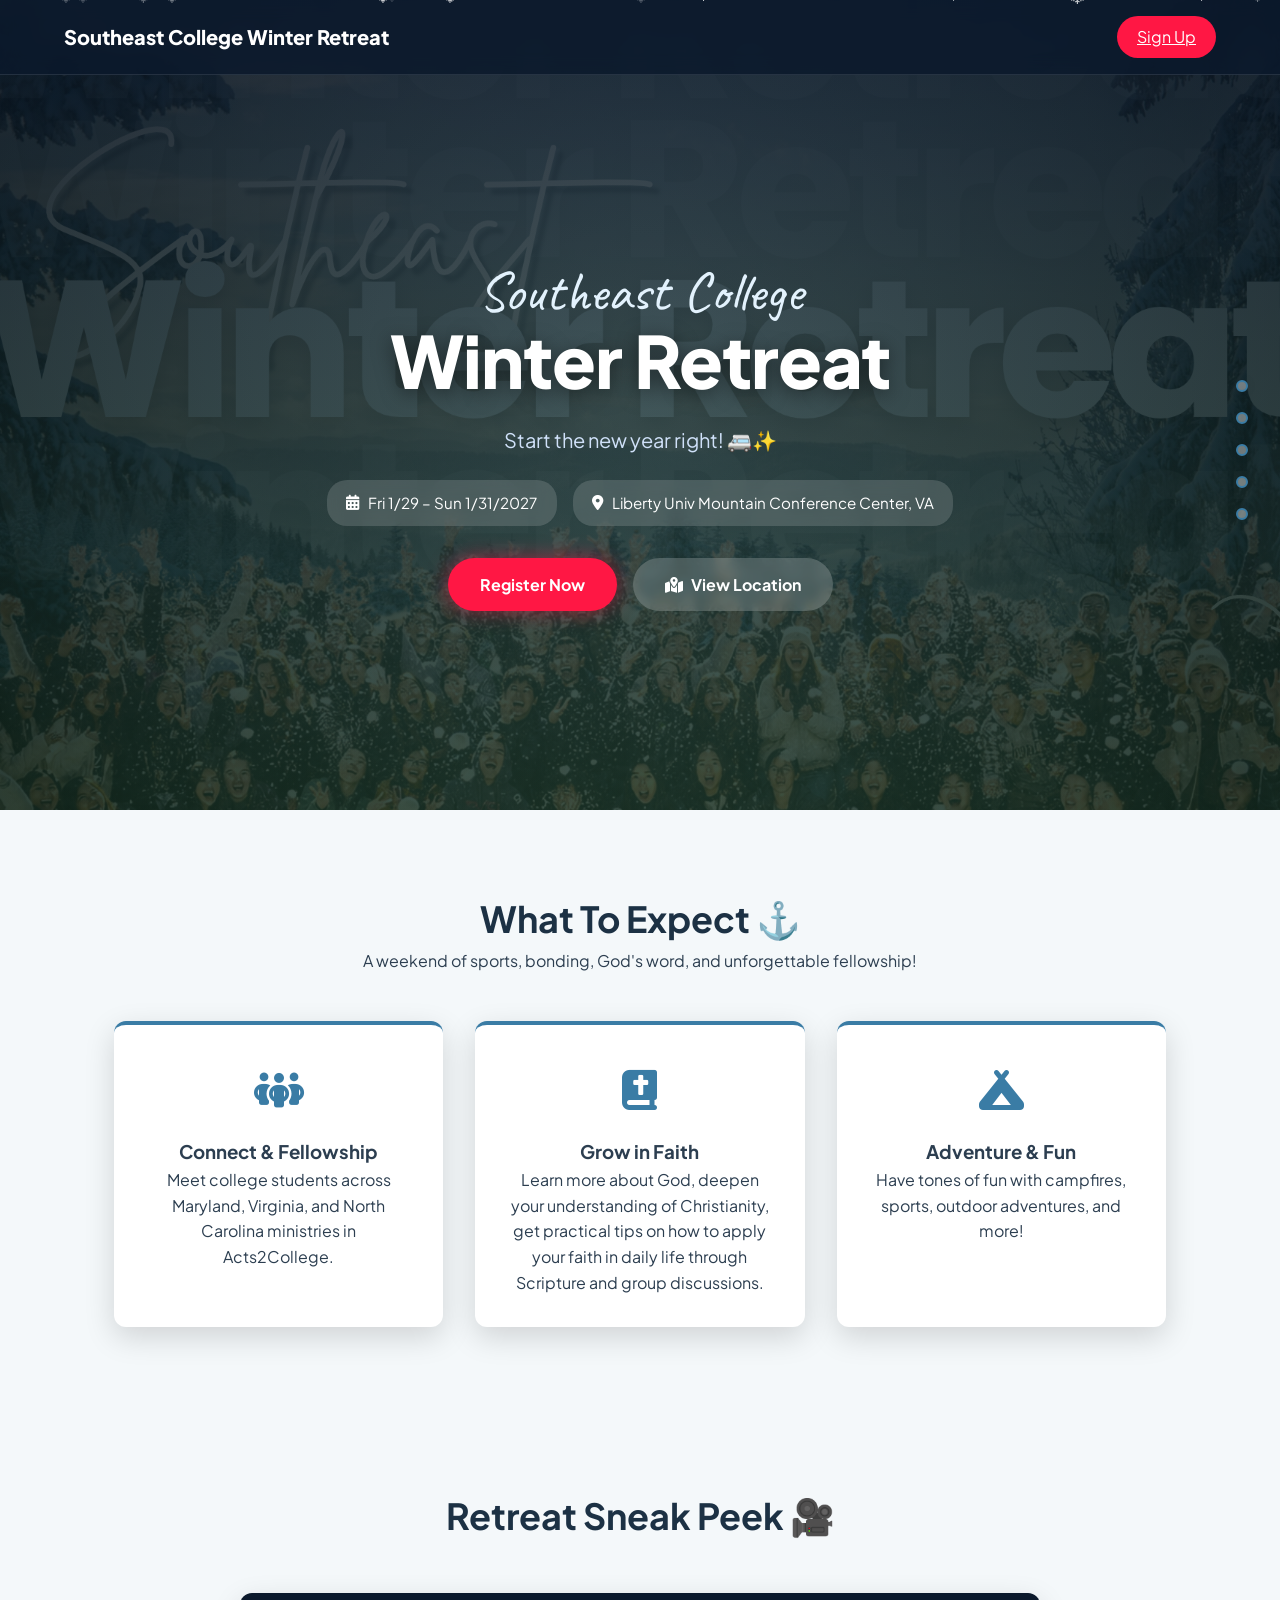
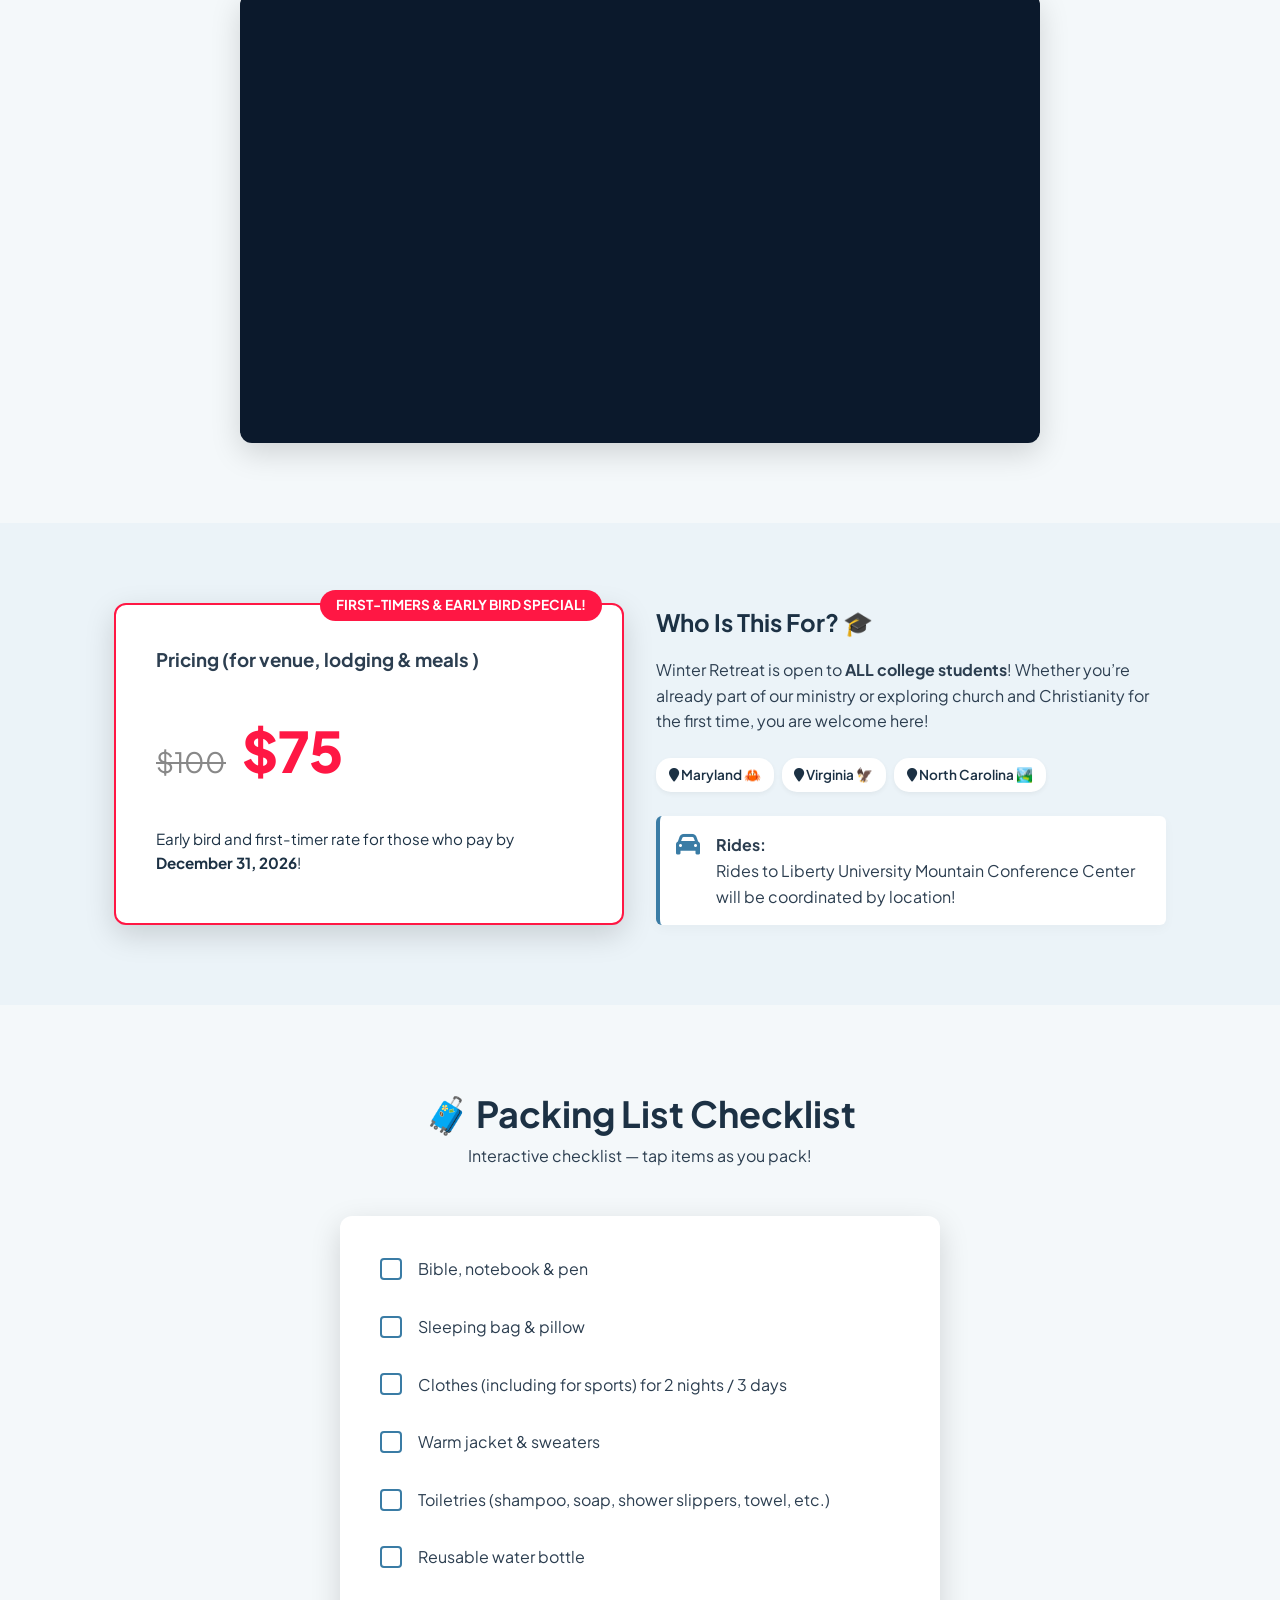
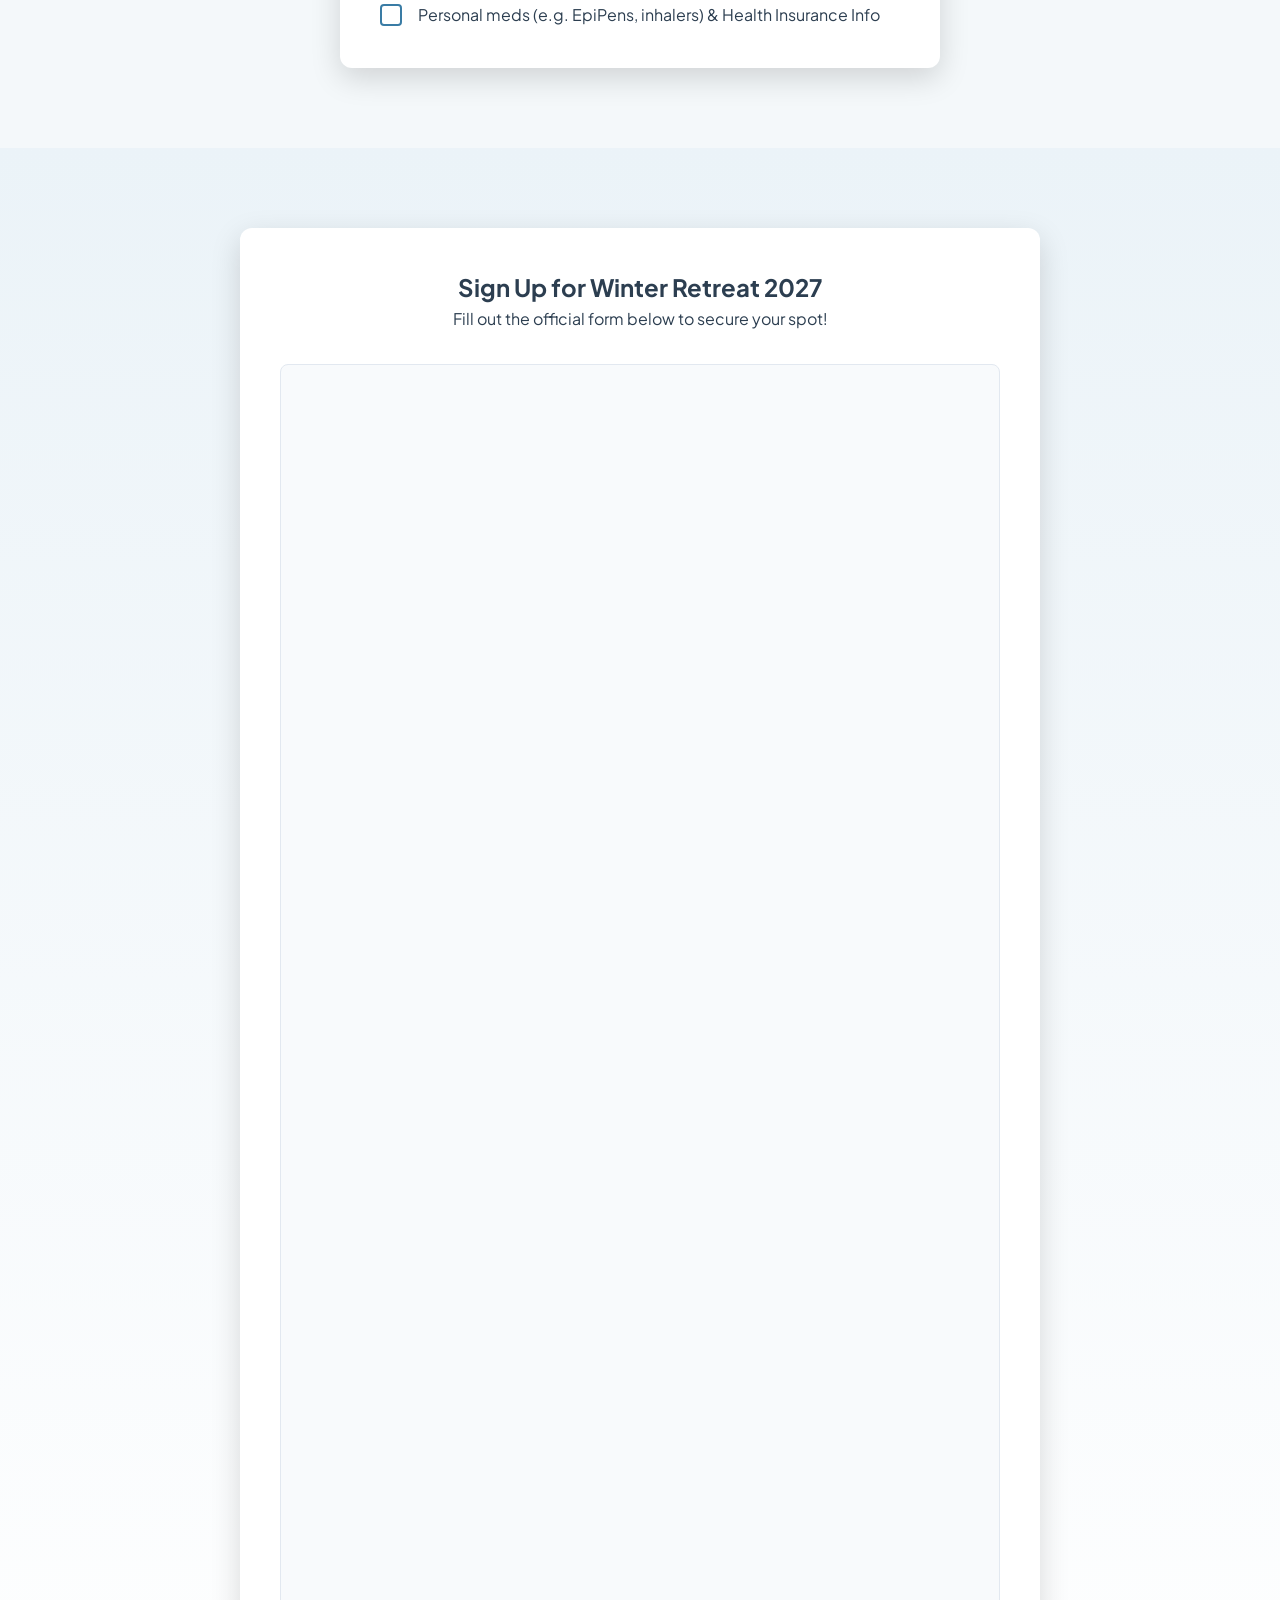
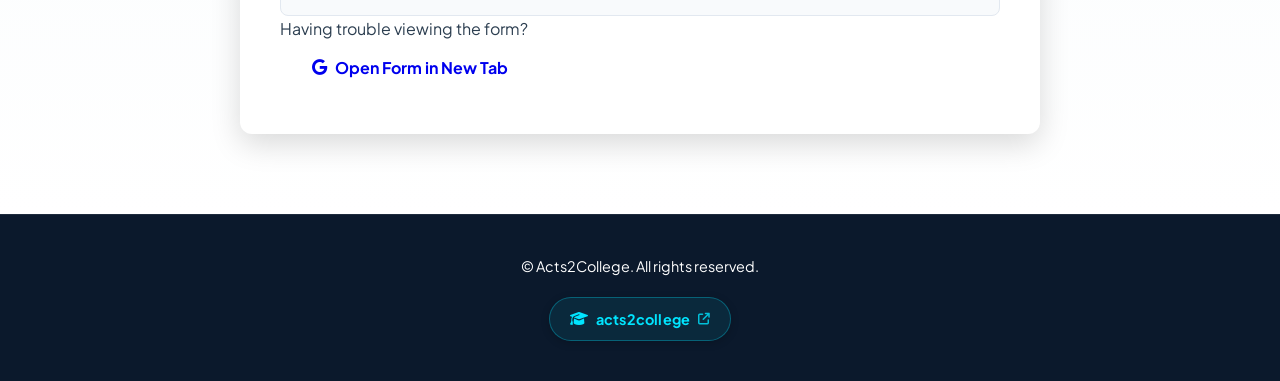
<file: index.html>
<!DOCTYPE html>
<html lang="en">
<head>
  <meta charset="UTF-8" />
  <meta name="viewport" content="width=device-width, initial-scale=1.0" />
  <title>2027 Southeast College Winter Retreat</title>
  
  <!-- Fonts & Icons -->
  <link rel="preconnect" href="https://fonts.googleapis.com">
  <link rel="preconnect" href="https://fonts.gstatic.com" crossorigin>
  <link href="https://fonts.googleapis.com/css2?family=Caveat:wght@700&family=Plus+Jakarta+Sans:wght@400;600;700;800&display=swap" rel="stylesheet">
  <link rel="stylesheet" href="https://cdnjs.cloudflare.com/ajax/libs/font-awesome/6.4.0/css/all.min.css">
  
  <link rel="stylesheet" href="styles.css" />
</head>
<body>
  <div id="top"></div>

  <!-- Snow effect container -->
  <div id="snow-container" aria-hidden="true"></div>

  <!-- Clean Top Navbar -->
  <nav class="navbar">
    <div class="nav-container">
      <a href="index.html#top" class="logo">Southeast College Winter Retreat</a>
      <div class="nav-actions">
        <!-- <a href="workshops.html" class="external-tab">Workshops <i class="fa-solid fa-arrow-up-right-from-square icon-small"></i></a> -->
        <a href="index.html#register" class="btn-nav">Sign Up</a>
      </div>
    </div>
  </nav>

  <!-- Vertical Side Dot Indicator Navigation -->
  <aside class="side-nav" aria-label="Page Sections">
    <ul>
      <li>
        <a href="#about" class="side-link" data-section="about">
          <span class="dot"></span>
          <span class="label">About</span>
        </a>
      </li>
      <li>
        <a href="#video" class="side-link" data-section="video">
          <span class="dot"></span>
          <span class="label">Promo Video</span>
        </a>
      </li>
      <li>
        <a href="#details" class="side-link" data-section="details">
          <span class="dot"></span>
          <span class="label">Details & Pricing</span>
        </a>
      </li>
      <li>
        <a href="#packing" class="side-link" data-section="packing">
          <span class="dot"></span>
          <span class="label">Packing List</span>
        </a>
      </li>
      <li>
        <a href="#register" class="side-link" data-section="register">
          <span class="dot"></span>
          <span class="label">Sign Up</span>
        </a>
      </li>
    </ul>
  </aside>

  <!-- Hero Section -->
  <header class="hero">
    <div class="hero-overlay"></div>
    <div class="hero-content">
      <span class="script-subtitle">Southeast College</span>
      <h1>Winter Retreat</h1>
      <p class="hero-tagline">Start the new year right! 🚐✨</p>
      
      <div class="hero-meta">
        <div class="meta-item">
          <i class="fa-solid fa-calendar-days"></i>
          <span>Fri 1/29 – Sun 1/31/2027</span>
        </div>
        <div class="meta-item">
          <i class="fa-solid fa-location-dot"></i>
          <span>Liberty Univ Mountain Conference Center, VA</span>
        </div>
      </div>

      <div class="hero-actions">
        <a href="#register" class="btn btn-primary btn-glow">Register Now</a>
        <a href="https://maps.google.com/?q=Liberty+University+Mountain+Conference+Center" target="_blank" class="btn btn-secondary">
          <i class="fa-solid fa-map-location-dot"></i> View Location
        </a>
      </div>
    </div>
  </header>

  <!-- Quick Info Highlights -->
  <section id="about" class="section highlights">
    <div class="container">
      <div class="section-header">
        <h2>What To Expect ⚓️</h2>
        <p>A weekend of sports, bonding, God's word, and unforgettable fellowship!</p>
      </div>

      <div class="grid cards-grid">
        <div class="card">
          <div class="card-icon"><i class="fa-solid fa-people-group"></i></div>
          <h3>Connect & Fellowship</h3>
          <p>Meet college students across Maryland, Virginia, and North Carolina ministries in Acts2College.</p>
        </div>
        <div class="card">
          <div class="card-icon"><i class="fa-solid fa-book-bible"></i></div>
          <h3>Grow in Faith</h3>
          <p>Learn more about God, deepen your understanding of Christianity, get practical tips on how to apply your faith in daily life through Scripture and group discussions.</p>
        </div>
        <div class="card">
          <div class="card-icon"><i class="fa-solid fa-campground"></i></div>
          <h3>Adventure & Fun</h3>
          <p>Have tones of fun with campfires, sports, outdoor adventures, and more!</p>
        </div>
      </div>
    </div>
  </section>

  <!-- Promo Video Section -->
  <section id="video" class="section video-section">
    <div class="container">
      <div class="section-header">
        <h2>Retreat Sneak Peek 🎥</h2>
      </div>
      <div class="video-container">
        <iframe 
          src="" 
          title="Retreat Promo Video" 
          frameborder="0" 
          allow="accelerometer; autoplay; clipboard-write; encrypted-media; gyroscope; picture-in-picture" 
          allowfullscreen>
        </iframe>
      </div>
    </div>
  </section>

  <!-- Pricing & Details -->
  <section id="details" class="section details-section">
    <div class="container">
      <div class="grid pricing-grid">
        <div class="pricing-card">
          <div class="badge-earlybird">
            <span>First-Timers & Early Bird Special!</span>
          </div>
          <h3>Pricing (for venue, lodging  & meals )</h3>

          <div class="price-display">
            <span class="old-price">$100</span>
            <span class="current-price">$75</span>
          </div>
          <p class="deadline-note">Early bird and first-timer rate for those who pay by <strong>December 31, 2026</strong>!</p>
          <!-- <p class="final-deadline"><i class="fa-solid fa-clock"></i> Final Sign Up Deadline: <strong>Thursday, Jan 28, 2027</strong></p> -->
        </div>

        <div class="audience-info">
          <h2>Who Is This For? 🎓</h2>
          <p>
            Winter Retreat is open to <strong>ALL college students</strong>! Whether you’re already part of our ministry or exploring church and Christianity for the first time, you are welcome here!
          </p>
          <div class="regions-badge-list">
            <span class="badge"><i class="fa-solid fa-location-pin"></i> Maryland 🦀</span>
            <span class="badge"><i class="fa-solid fa-location-pin"></i> Virginia 🦅</span>
            <span class="badge"><i class="fa-solid fa-location-pin"></i> North Carolina 🏞️</span>
          </div>
          <div class="info-alert">
            <i class="fa-solid fa-car"></i>
            <div>
              <strong>Rides:</strong>
              <p>Rides to Liberty University Mountain Conference Center will be coordinated by location!</p>
            </div>
          </div>
        </div>
      </div>
    </div>
  </section>

  <!-- Interactive Packing List -->
  <section id="packing" class="section packing-section">
    <div class="container">
      <div class="section-header">
        <h2>🧳 Packing List Checklist</h2>
        <p>Interactive checklist — tap items as you pack!</p>
      </div>

      <div class="packing-checklist">
        <label class="check-item">
          <input type="checkbox" />
          <span class="checkmark"></span>
          <span>Bible, notebook & pen</span>
        </label>
        <label class="check-item">
          <input type="checkbox" />
          <span class="checkmark"></span>
          <span>Sleeping bag & pillow</span>
        </label>
        <label class="check-item">
          <input type="checkbox" />
          <span class="checkmark"></span>
          <span>Clothes (including for sports) for 2 nights / 3 days</span>
        </label>
        <label class="check-item">
          <input type="checkbox" />
          <span class="checkmark"></span>
          <span>Warm jacket & sweaters</span>
        </label>
        <label class="check-item">
          <input type="checkbox" />
          <span class="checkmark"></span>
          <span>Toiletries (shampoo, soap, shower slippers, towel, etc.)</span>
        </label>
        <label class="check-item">
          <input type="checkbox" />
          <span class="checkmark"></span>
          <span>Reusable water bottle</span>
        </label>
        <label class="check-item">
          <input type="checkbox" />
          <span class="checkmark"></span>
          <span>Personal meds (e.g. EpiPens, inhalers) & Health Insurance Info</span>
        </label>
      </div>
    </div>
  </section>

  <!-- Embedded Official Google Form Section -->
  <section id="register" class="section register-section">
    <div class="container">
      <div class="form-container embed-container">
        <div class="form-header">
          <h2>Sign Up for Winter Retreat 2027</h2>
          <p>Fill out the official form below to secure your spot!</p>
        </div>

        <div class="iframe-wrapper">
          <iframe 
            src="https://docs.google.com/forms/d/e/1FAIpQLSd1CJ1fYm1IT2QpUpMH_xscK_QciIpUTQKHeXIiv9pPN99-Lg/viewform?embedded=true" 
            width="100%" 
            height="1250" 
            frameborder="0" 
            marginheight="0" 
            marginwidth="0">
            Loading…
          </iframe>
        </div>

        <div class="external-links">
          <p>Having trouble viewing the form?</p>
          <a href="https://docs.google.com/forms/d/1vhbj-YxhG6KORBQ9RBe_V7B-0zUOHcjCh3_fIlw5Kdc/viewform" target="_blank" class="btn btn-link">
            <i class="fa-brands fa-google"></i> Open Form in New Tab
          </a>
        </div>
      </div>
    </div>
  </section>

  <!-- Footer -->
  <footer class="footer">
    <div class="container">
      <p>&copy; Acts2College. All rights reserved.</p>
      <div class="footer-links">
        <a href="https://www.acts2college.org/" target="_blank" class="footer-btn">
          <i class="fa-solid fa-graduation-cap"></i> acts2college <i class="fa-solid fa-arrow-up-right-from-square icon-small"></i>
        </a>
      </div>
    </div>
  </footer>

  <script src="script.js"></script>
</body>
</html>
</file>
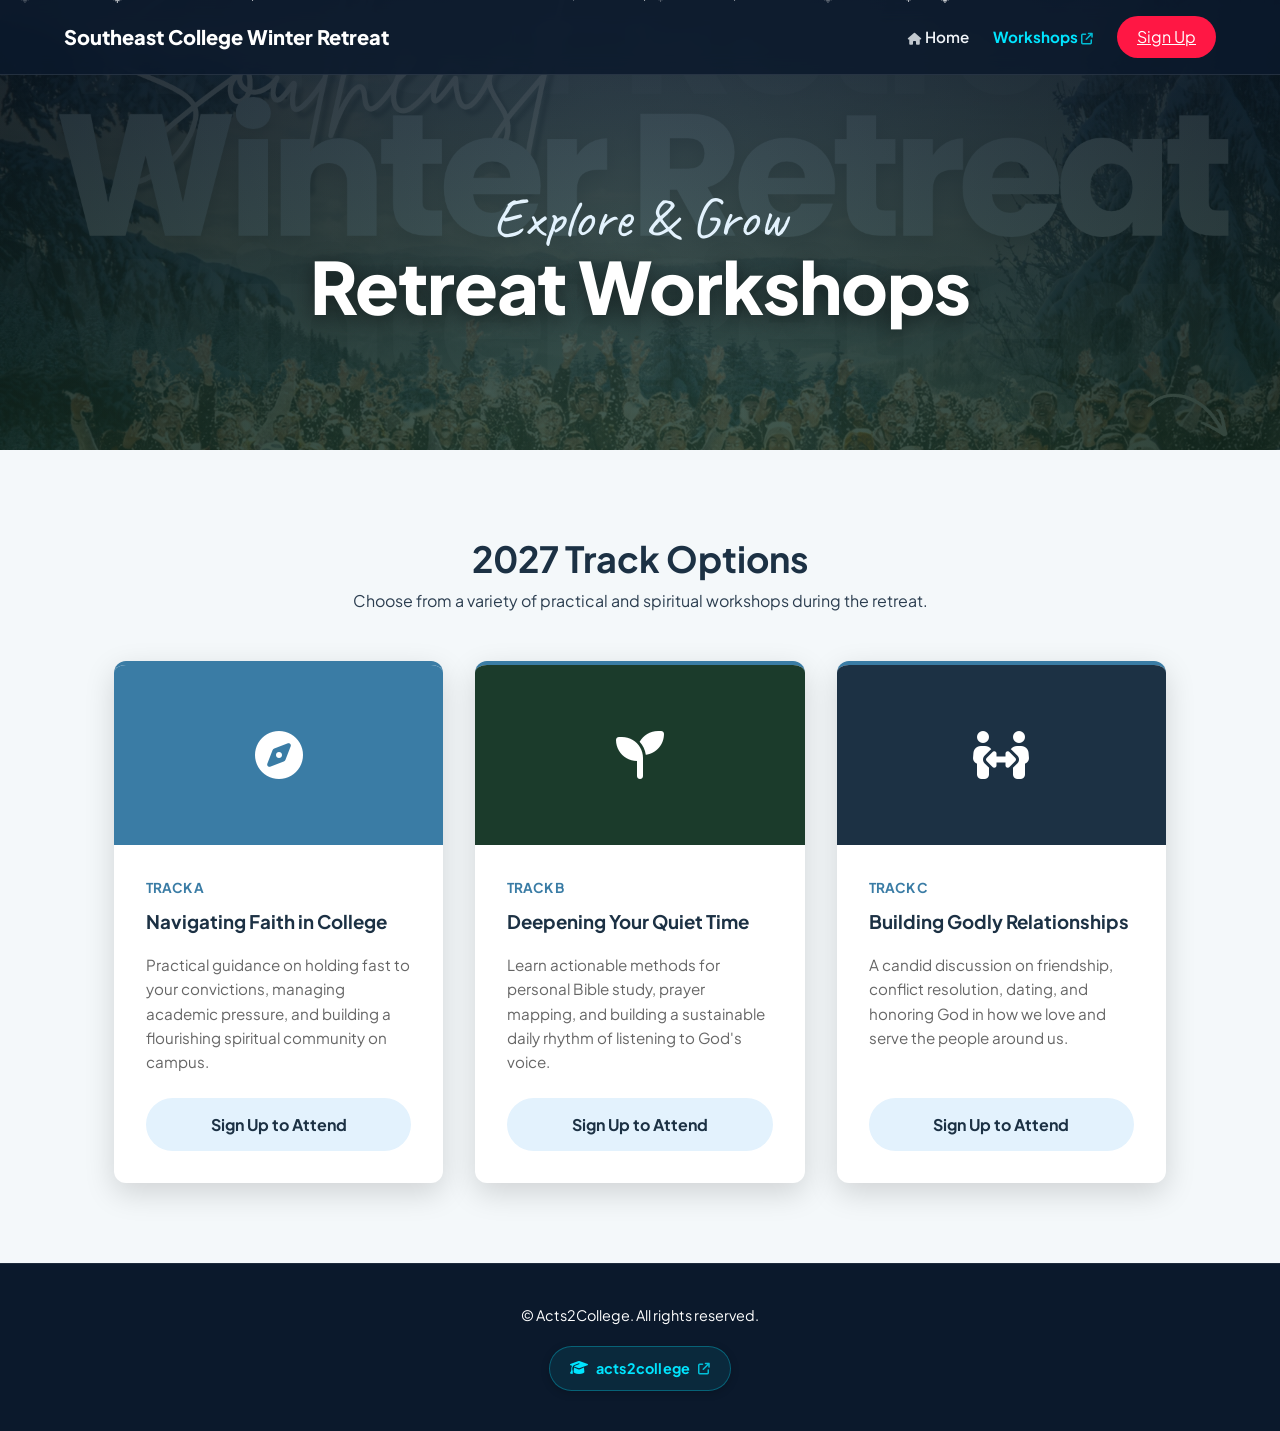
<file: workshops.html>
<!doctype html>
<html lang="en">
  <head>
    <meta charset="UTF-8" />
    <meta name="viewport" content="width=device-width, initial-scale=1.0" />
    <title>Workshops - 2027 Southeast Winter Retreat</title>

    <!-- Fonts & Icons -->
    <link rel="preconnect" href="https://fonts.googleapis.com" />
    <link rel="preconnect" href="https://fonts.gstatic.com" crossorigin />
    <link
      href="https://fonts.googleapis.com/css2?family=Caveat:wght@700&family=Plus+Jakarta+Sans:wght@400;600;700;800&display=swap"
      rel="stylesheet"
    />
    <link
      rel="stylesheet"
      href="https://cdnjs.cloudflare.com/ajax/libs/font-awesome/6.4.0/css/all.min.css"
    />

    <link rel="stylesheet" href="styles.css" />
  </head>
  <body>
    <!-- Snow effect container -->
    <div id="snow-container" aria-hidden="true"></div>

    <!-- Navigation -->
    <nav class="navbar">
      <div class="nav-container">
        <a href="index.html#top" class="logo">Southeast College Winter Retreat</a>
        <div class="nav-actions">
          <a href="index.html" class="external-tab"
            ><i class="fa-solid fa-house icon-small"></i> Home</a
          >
          <a
            href="workshops.html"
            class="external-tab active"
            style="color: var(--cyan-accent); font-weight: 700"
            >Workshops
            <i class="fa-solid fa-arrow-up-right-from-square icon-small"></i
          ></a>
          <a href="index.html#register" class="btn-nav">Sign Up</a>
        </div>
      </div>
    </nav>

    <!-- Page Header -->
    <header class="hero" style="min-height: 50vh">
      <div class="hero-overlay"></div>
      <div class="hero-content">
        <span class="script-subtitle">Explore & Grow</span>
        <h1>Retreat Workshops</h1>
      </div>
    </header>

    <!-- Workshops Grid Section -->
    <section class="section">
      <div class="container">
        <div class="section-header">
          <h2>2027 Track Options</h2>
          <p>
            Choose from a variety of practical and spiritual workshops during
            the retreat.
          </p>
        </div>

        <div
          class="grid cards-grid"
          style="
            grid-template-columns: repeat(auto-fit, minmax(300px, 1fr));
            gap: 2rem;
          "
        >
          <!-- Workshop Card 1 -->
          <div
            class="card"
            style="
              text-align: left;
              padding: 0;
              overflow: hidden;
              display: flex;
              flex-direction: column;
            "
          >
            <div
              style="
                height: 180px;
                background: #3a7ca5;
                display: flex;
                align-items: center;
                justify-content: center;
                color: white;
                font-size: 3rem;
              "
            >
              <i class="fa-solid fa-compass"></i>
            </div>
            <div
              style="
                padding: 2rem;
                display: flex;
                flex-direction: column;
                flex-grow: 1;
              "
            >
              <span
                style="
                  font-size: 0.85rem;
                  font-weight: 700;
                  color: var(--primary-accent);
                  text-transform: uppercase;
                  margin-bottom: 0.5rem;
                "
                >Track A</span
              >
              <h3 style="margin-bottom: 1rem; color: var(--primary-dark)">
                Navigating Faith in College
              </h3>
              <p
                style="
                  color: #666;
                  font-size: 0.95rem;
                  margin-bottom: 1.5rem;
                  flex-grow: 1;
                "
              >
                Practical guidance on holding fast to your convictions, managing
                academic pressure, and building a flourishing spiritual
                community on campus.
              </p>
              <a
                href="index.html#register"
                class="btn btn-secondary"
                style="
                  background: var(--primary-ice);
                  color: var(--primary-dark);
                  justify-content: center;
                "
                >Sign Up to Attend</a
              >
            </div>
          </div>

          <!-- Workshop Card 2 -->
          <div
            class="card"
            style="
              text-align: left;
              padding: 0;
              overflow: hidden;
              display: flex;
              flex-direction: column;
            "
          >
            <div
              style="
                height: 180px;
                background: #1b3b2b;
                display: flex;
                align-items: center;
                justify-content: center;
                color: white;
                font-size: 3rem;
              "
            >
              <i class="fa-solid fa-seedling"></i>
            </div>
            <div
              style="
                padding: 2rem;
                display: flex;
                flex-direction: column;
                flex-grow: 1;
              "
            >
              <span
                style="
                  font-size: 0.85rem;
                  font-weight: 700;
                  color: var(--primary-accent);
                  text-transform: uppercase;
                  margin-bottom: 0.5rem;
                "
                >Track B</span
              >
              <h3 style="margin-bottom: 1rem; color: var(--primary-dark)">
                Deepening Your Quiet Time
              </h3>
              <p
                style="
                  color: #666;
                  font-size: 0.95rem;
                  margin-bottom: 1.5rem;
                  flex-grow: 1;
                "
              >
                Learn actionable methods for personal Bible study, prayer
                mapping, and building a sustainable daily rhythm of listening to
                God's voice.
              </p>
              <a
                href="index.html#register"
                class="btn btn-secondary"
                style="
                  background: var(--primary-ice);
                  color: var(--primary-dark);
                  justify-content: center;
                "
                >Sign Up to Attend</a
              >
            </div>
          </div>

          <!-- Workshop Card 3 -->
          <div
            class="card"
            style="
              text-align: left;
              padding: 0;
              overflow: hidden;
              display: flex;
              flex-direction: column;
            "
          >
            <div
              style="
                height: 180px;
                background: #1c3144;
                display: flex;
                align-items: center;
                justify-content: center;
                color: white;
                font-size: 3rem;
              "
            >
              <i class="fa-solid fa-people-arrows"></i>
            </div>
            <div
              style="
                padding: 2rem;
                display: flex;
                flex-direction: column;
                flex-grow: 1;
              "
            >
              <span
                style="
                  font-size: 0.85rem;
                  font-weight: 700;
                  color: var(--primary-accent);
                  text-transform: uppercase;
                  margin-bottom: 0.5rem;
                "
                >Track C</span
              >
              <h3 style="margin-bottom: 1rem; color: var(--primary-dark)">
                Building Godly Relationships
              </h3>
              <p
                style="
                  color: #666;
                  font-size: 0.95rem;
                  margin-bottom: 1.5rem;
                  flex-grow: 1;
                "
              >
                A candid discussion on friendship, conflict resolution, dating,
                and honoring God in how we love and serve the people around us.
              </p>
              <a
                href="index.html#register"
                class="btn btn-secondary"
                style="
                  background: var(--primary-ice);
                  color: var(--primary-dark);
                  justify-content: center;
                "
                >Sign Up to Attend</a
              >
            </div>
          </div>
        </div>
      </div>
    </section>

    <!-- Footer -->
    <footer class="footer">
      <div class="container">
        <p>&copy; Acts2College. All rights reserved.</p>
        <div class="footer-links">
          <a
            href="https://www.acts2college.org/"
            target="_blank"
            class="footer-btn"
          >
            <i class="fa-solid fa-graduation-cap"></i> acts2college
            <i class="fa-solid fa-arrow-up-right-from-square icon-small"></i>
          </a>
        </div>
      </div>
    </footer>

    <script src="script.js"></script>
  </body>
</html>
</file>
<file: styles.css>
/* --- Color Palette & Variables --- */
:root {
  --primary-ice: #E3F2FD;
  --primary-accent: #3A7CA5;
  --primary-dark: #1C3144;
  --bg-dark: #0B192C;
  --pine-green: #1B3B2B;
  --red-accent: #FF1744;
  --red-bg: #FFE2E2;
  --text-main: #2C3E50;
  --text-light: #F0F4F8;
  --card-bg: rgba(255, 255, 255, 0.92);
  --shadow-lg: 0 10px 30px rgba(0, 0, 0, 0.15);
  --radius: 12px;
  --transition: all 0.3s cubic-bezier(0.25, 0.8, 0.25, 1);
  --cyan-accent: #00E5FF;
}

* {
  box-sizing: border-box;
  margin: 0;
  padding: 0;
}

html {
  scroll-behavior: smooth;
}

/* --- Minimal Top Navigation --- */
.nav-actions {
  display: flex;
  align-items: center;
  gap: 1.5rem;
}

.nav-actions .external-tab {
  color: var(--text-light);
  text-decoration: none;
  font-weight: 600;
  font-size: 0.95rem;
  transition: var(--transition);
}

.nav-actions .external-tab:hover {
  color: var(--cyan-accent);
}

/* --- Vertical Side Dot Navigation --- */
.side-nav {
  position: fixed;
  right: 2rem;
  top: 50%;
  transform: translateY(-50%);
  z-index: 90;
}

.side-nav ul {
  list-style: none;
  display: flex;
  flex-direction: column;
  gap: 1.25rem;
}

.side-link {
  display: flex;
  align-items: center;
  justify-content: flex-end;
  text-decoration: none;
  position: relative;
}

/* Dot indicator */
.side-link .dot {
  width: 12px;
  height: 12px;
  border-radius: 50%;
  background: rgba(255, 255, 255, 0.4);
  border: 2px solid var(--primary-accent);
  transition: all 0.3s cubic-bezier(0.175, 0.885, 0.32, 1.275);
  box-shadow: 0 0 10px rgba(0, 0, 0, 0.1);
}

/* Active dot styling with glowing cyan highlight */
.side-link.active .dot {
  background: var(--cyan-accent);
  border-color: #FFF;
  transform: scale(1.5);
  box-shadow: 0 0 12px var(--cyan-accent);
}

/* Hover-activated text tooltip */
.side-link .label {
  position: absolute;
  right: 24px;
  background: var(--bg-dark);
  color: #FFF;
  font-size: 0.8rem;
  font-weight: 700;
  padding: 0.3rem 0.75rem;
  border-radius: 20px;
  white-space: nowrap;
  opacity: 0;
  transform: translateX(10px);
  pointer-events: none;
  transition: all 0.3s ease;
  box-shadow: 0 4px 12px rgba(0, 0, 0, 0.2);
}

.side-link:hover .label,
.side-link.active .label {
  opacity: 1;
  transform: translateX(0);
}

/* Hide side dots on small mobile screens to keep viewports clear */
@media (max-width: 768px) {
  .side-nav {
    display: none;
  }
}

body {
  font-family: 'Plus Jakarta Sans', sans-serif;
  color: var(--text-main);
  background-color: #F4F8FA;
  line-height: 1.6;
  overflow-x: hidden;
}

/* --- Falling & Staggered Snowflake Animation --- */
#snow-container {
  position: fixed;
  top: 0;
  left: 0;
  width: 100%;
  height: 100%;
  pointer-events: none;
  z-index: 999;
}

.snowflake {
  position: absolute;
  top: -20px;
  color: #FFF;
  opacity: 0;
  user-select: none;
  animation: fall linear infinite, fadeInSnow 1s ease forwards;
}

@keyframes fall {
  to {
    transform: translateY(105vh) rotate(360deg);
  }
}

@keyframes fadeInSnow {
  to {
    opacity: var(--target-opacity);
  }
}

/* --- Navigation --- */
.navbar {
  position: fixed;
  top: 0;
  left: 0;
  right: 0;
  background: rgba(11, 25, 44, 0.85);
  backdrop-filter: blur(10px);
  z-index: 100;
  padding: 1rem 0;
  border-bottom: 1px solid rgba(255, 255, 255, 0.1);
}

.nav-container {
  max-width: 1200px;
  margin: 0 auto;
  padding: 0 1.5rem;
  display: flex;
  justify-content: space-between;
  align-items: center;
}

.logo {
  color: #FFF;
  font-weight: 800;
  font-size: 1.25rem;
  text-decoration: none;
}

.logo span {
  color: var(--primary-accent);
  font-weight: 400;
}

.nav-links {
  list-style: none;
  display: flex;
  align-items: center;
  gap: 1.5rem;
}

.nav-links a {
  color: var(--text-light);
  text-decoration: none;
  font-weight: 600;
  transition: var(--transition);
}

.nav-links a:hover {
  color: var(--cyan-accent);
}

.btn-nav {
  background: var(--red-accent);
  padding: 0.5rem 1.25rem;
  border-radius: 30px;
  color: #FFF !important;
}

.btn-nav:hover {
  background: #D50000;
}

/* --- Hero Section --- */
.hero {
  position: relative;
  min-height: 90vh;
  background-image: 
    linear-gradient(180deg, rgba(11, 25, 44, 0.85) 0%, rgba(27, 59, 43, 0.8) 100%),
    url("asset/SEWR Splash.jpg");
  background-size: cover;
  background-position: center;
  background-repeat: no-repeat;
  color: #FFF;
  display: flex;
  align-items: center;
  justify-content: center;
  text-align: center;
  padding: 6rem 1.5rem 3rem;
}

.hero-overlay {
  position: absolute;
  inset: 0;
  background: radial-gradient(circle, rgba(255,255,255,0.05) 0%, rgba(0,0,0,0.3) 100%);
}

.hero-content {
  position: relative;
  z-index: 2;
  max-width: 800px;
}

.script-subtitle {
  font-family: 'Caveat', cursive;
  font-size: 3.5rem;
  color: var(--primary-ice);
  display: block;
  margin-bottom: -1rem;
}

.hero h1 {
  font-size: clamp(2.5rem, 6vw, 4.5rem);
  font-weight: 800;
  letter-spacing: -1px;
  text-shadow: 0 4px 20px rgba(0,0,0,0.5);
  color: #FFFFFF;
  line-height: 1.1;
}

.hero-tagline {
  font-size: 1.25rem;
  margin: 1.5rem 0;
  color: #D0E1F9;
}

.hero-meta {
  display: flex;
  flex-wrap: wrap;
  justify-content: center;
  gap: 1rem;
  margin-bottom: 2rem;
}

.meta-item {
  background: rgba(255, 255, 255, 0.15);
  padding: 0.7rem 1.2rem;
  border-radius: 20px;
  backdrop-filter: blur(8px);
  display: flex;
  align-items: center;
  gap: 0.6rem;
  font-size: 0.95rem;
  max-width: 100%;
}

.hero-actions {
  display: flex;
  gap: 1rem;
  justify-content: center;
  flex-wrap: wrap;
}

/* --- Buttons --- */
.btn {
  display: inline-flex;
  align-items: center;
  gap: 0.5rem;
  padding: 0.85rem 2rem;
  border-radius: 30px;
  font-weight: 700;
  text-decoration: none;
  cursor: pointer;
  border: none;
  transition: var(--transition);
}

.btn-primary {
  background: var(--red-accent);
  color: #FFF;
}

.btn-primary:hover {
  background: #D50000;
  transform: translateY(-2px);
}

.btn-glow {
  box-shadow: 0 0 20px rgba(255, 23, 68, 0.5);
}

.btn-secondary {
  background: rgba(255, 255, 255, 0.2);
  color: #FFF;
  backdrop-filter: blur(5px);
}

.btn-secondary:hover {
  background: rgba(255, 255, 255, 0.3);
}

/* --- Layout Containers --- */
.container {
  max-width: 1100px;
  margin: 0 auto;
  padding: 0 1.5rem;
}

.section {
  padding: 5rem 0;
}

.section-header {
  text-align: center;
  margin-bottom: 3rem;
}

.section-header h2 {
  font-size: 2.25rem;
  color: var(--primary-dark);
}

.grid {
  display: grid;
  gap: 2rem;
}

/* --- Cards & Features --- */
.cards-grid {
  grid-template-columns: repeat(auto-fit, minmax(280px, 1fr));
}

.card {
  background: #FFF;
  padding: 2rem;
  border-radius: var(--radius);
  box-shadow: var(--shadow-lg);
  text-align: center;
  transition: var(--transition);
  border-top: 4px solid var(--primary-accent);
}

.card:hover {
  transform: translateY(-5px);
}

.card-icon {
  font-size: 2.5rem;
  color: var(--primary-accent);
  margin-bottom: 1rem;
}

/* --- Details & Pricing Section --- */
.details-section {
  background: #EBF3F8;
}

.pricing-grid {
  grid-template-columns: repeat(auto-fit, minmax(320px, 1fr));
  align-items: stretch;
}

.pricing-card {
  background: #FFF;
  padding: 2.5rem;
  border-radius: var(--radius);
  box-shadow: var(--shadow-lg);
  position: relative;
  border: 2px solid var(--red-accent);
  display: flex;
  flex-direction: column;
  justify-content: space-between;
}

.badge-earlybird {
  position: absolute;
  top: -15px;
  right: 20px;
  background: var(--red-accent);
  color: #FFF;
  font-size: 0.85rem;
  font-weight: 700;
  padding: 0.3rem 1rem;
  border-radius: 20px;
  text-transform: uppercase;
}

.price-display {
  margin: 1.5rem 0;
  display: flex;
  align-items: baseline;
  gap: 1rem;
}

.old-price {
  font-size: 1.75rem;
  text-decoration: line-through;
  color: #888;
}

.current-price {
  font-size: 3.5rem;
  font-weight: 800;
  color: var(--red-accent);
}

.deadline-note {
  color: var(--primary-dark);
  font-size: 0.95rem;
  margin-bottom: 0.5rem;
}

.final-deadline {
  font-size: 0.9rem;
  color: #C62828;
  background: var(--red-bg);
  padding: 0.6rem;
  border-radius: 6px;
  margin-top: auto;
}

.audience-info {
  display: flex;
  flex-direction: column;
  justify-content: space-between;
}

.audience-info h2 {
  margin-bottom: 1rem;
  color: var(--primary-dark);
}

.regions-badge-list {
  display: flex;
  flex-wrap: wrap;
  gap: 0.5rem;
  margin: 1.5rem 0;
}

.badge {
  background: #FFF;
  padding: 0.4rem 0.8rem;
  border-radius: 15px;
  font-size: 0.85rem;
  font-weight: 600;
  color: var(--primary-dark);
  box-shadow: 0 2px 5px rgba(0,0,0,0.05);
}

.info-alert {
  background: #FFF;
  border-left: 4px solid var(--primary-accent);
  padding: 1rem;
  border-radius: 6px;
  display: flex;
  gap: 1rem;
  align-items: flex-start;
  box-shadow: 0 4px 12px rgba(0,0,0,0.03);
}

.info-alert i {
  font-size: 1.5rem;
  color: var(--primary-accent);
}

/* --- Interactive Packing Checklist --- */
.packing-checklist {
  max-width: 600px;
  margin: 0 auto;
  background: #FFF;
  padding: 2rem;
  border-radius: var(--radius);
  box-shadow: var(--shadow-lg);
  display: flex;
  flex-direction: column;
  gap: 1rem;
}

.check-item {
  display: flex;
  align-items: center;
  gap: 1rem;
  cursor: pointer;
  user-select: none;
  padding: 0.5rem;
  border-radius: 6px;
  transition: var(--transition);
}

.check-item:hover {
  background: var(--primary-ice);
}

.check-item input {
  display: none;
}

.checkmark {
  width: 22px;
  height: 22px;
  border: 2px solid var(--primary-accent);
  border-radius: 4px;
  display: inline-block;
  position: relative;
  flex-shrink: 0;
}

.check-item input:checked + .checkmark {
  background: var(--primary-accent);
}

.check-item input:checked + .checkmark::after {
  content: '✓';
  color: #FFF;
  position: absolute;
  top: 50%;
  left: 50%;
  transform: translate(-50%, -50%);
  font-weight: bold;
}

.check-item input:checked ~ span:last-child {
  text-decoration: line-through;
  color: #888;
}

/* --- Registration Form --- */
.register-section {
  background: linear-gradient(180deg, #EBF3F8 0%, #FFF 100%);
}

.form-container {
  max-width: 700px;
  margin: 0 auto;
  background: #FFF;
  padding: 2.5rem;
  border-radius: var(--radius);
  box-shadow: var(--shadow-lg);
}

.form-header {
  text-align: center;
  margin-bottom: 2rem;
}

.form-row {
  display: grid;
  grid-template-columns: repeat(auto-fit, minmax(240px, 1fr));
  gap: 1rem;
}

/* Smooth expansion animation container for Other inputs */
/* --- Updated Form Row & Group Alignment for 'Other' Inputs --- */
.expand-row {
  max-height: 250px;
  opacity: 1;
  overflow: hidden;
  transition: max-height 0.4s ease, opacity 0.4s ease, margin 0.4s ease;
  margin-bottom: 1.25rem;
  display: grid;
  grid-template-columns: repeat(auto-fit, minmax(240px, 1fr));
  gap: 1rem;
  align-items: end; /* Aligns items cleanly to the bottom */
}

.expand-row.collapsed {
  max-height: 0;
  opacity: 0;
  margin-bottom: 0;
  pointer-events: none;
}

.expand-item {
  transition: opacity 0.3s ease;
  display: flex;
  flex-direction: column;
  justify-content: flex-end; /* Pushes input fields to lock in line at the bottom */
  height: 100%;
  margin-bottom: 0;
}

.expand-item.hidden-item {
  opacity: 0;
  pointer-events: none;
  visibility: hidden;
  position: absolute;
}

.form-group {
  margin-bottom: 1.25rem;
}

.form-group label {
  display: block;
  font-weight: 600;
  margin-bottom: 0.4rem;
  font-size: 0.9rem;
}

.form-group input,
.form-group select,
.form-group textarea {
  width: 100%;
  padding: 0.75rem;
  border: 1px solid #CCC;
  border-radius: 6px;
  font-family: inherit;
  font-size: 0.95rem;
  transition: var(--transition);
}

.form-group input:focus,
.form-group select:focus,
.form-group textarea:focus {
  outline: none;
  border-color: var(--primary-accent);
  box-shadow: 0 0 0 3px rgba(58, 124, 165, 0.2);
}

.btn-block {
  width: 100%;
  justify-content: center;
  padding: 1rem;
  font-size: 1.1rem;
}

.form-success {
  text-align: center;
  padding: 2rem;
  background: #E8F5E9;
  border-radius: 8px;
  color: #2E7D32;
}

.form-success i {
  font-size: 3rem;
  margin-bottom: 0.5rem;
}

.hidden {
  display: none !important;
}

/* --- Footer --- */
.footer {
  background: var(--bg-dark);
  color: #FFF;
  padding: 2.5rem 0;
  text-align: center;
  font-size: 0.9rem;
  border-top: 1px solid rgba(255, 255, 255, 0.08);
}

.footer-links {
  margin-top: 1.2rem;
  display: flex;
  gap: 1rem;
  justify-content: center;
  flex-wrap: wrap;
}

.footer-btn {
  display: inline-flex;
  align-items: center;
  gap: 0.5rem;
  background: rgba(0, 229, 255, 0.08);
  color: var(--cyan-accent);
  padding: 0.6rem 1.2rem;
  border-radius: 25px;
  border: 1px solid rgba(0, 229, 255, 0.3);
  text-decoration: none;
  font-weight: 700;
  letter-spacing: 0.2px;
  transition: var(--transition);
  box-shadow: 0 2px 8px rgba(0,0,0,0.2);
}

.footer-btn:hover {
  background: var(--cyan-accent);
  color: var(--bg-dark);
  border-color: var(--cyan-accent);
  transform: translateY(-2px);
  box-shadow: 0 4px 15px rgba(0, 229, 255, 0.4);
}

.icon-small {
  font-size: 0.75rem;
  opacity: 0.8;
}

/* --- Responsive Layout Adjustments --- */
@media (max-width: 600px) {
  .hero-meta {
    flex-direction: column;
    align-items: stretch;
  }

  .meta-item {
    justify-content: center;
    text-align: center;
    padding: 0.8rem 1rem;
  }

  .meta-item i {
    flex-shrink: 0;
  }
}

@media (max-width: 768px) {
  .nav-links {
    display: none;
  }
  
  .pricing-card {
    margin-bottom: 1.5rem;
  }
}

/* --- Embedded Google Form Container Styles --- */
.embed-container {
  max-width: 800px;
  background: #FFF;
  padding: 2.5rem;
  border-radius: var(--radius);
  box-shadow: var(--shadow-lg);
  margin: 0 auto;
}

.iframe-wrapper {
  width: 100%;
  border-radius: 8px;
  overflow: hidden;
  background: #F8FAFC;
  border: 1px solid #E2E8F0;
}

.iframe-wrapper iframe {
  display: block;
  border: none;
  background: transparent;
}

/* --- Video Section Styling --- */
.video-section {
  background: #F4F8FA;
}

.video-container {
  max-width: 800px;
  margin: 0 auto;
  aspect-ratio: 16 / 9;
  background: #0B192C;
  border-radius: var(--radius);
  overflow: hidden;
  box-shadow: var(--shadow-lg);
}

.video-container iframe {
  width: 100%;
  height: 100%;
  border: none;
}
</file>
